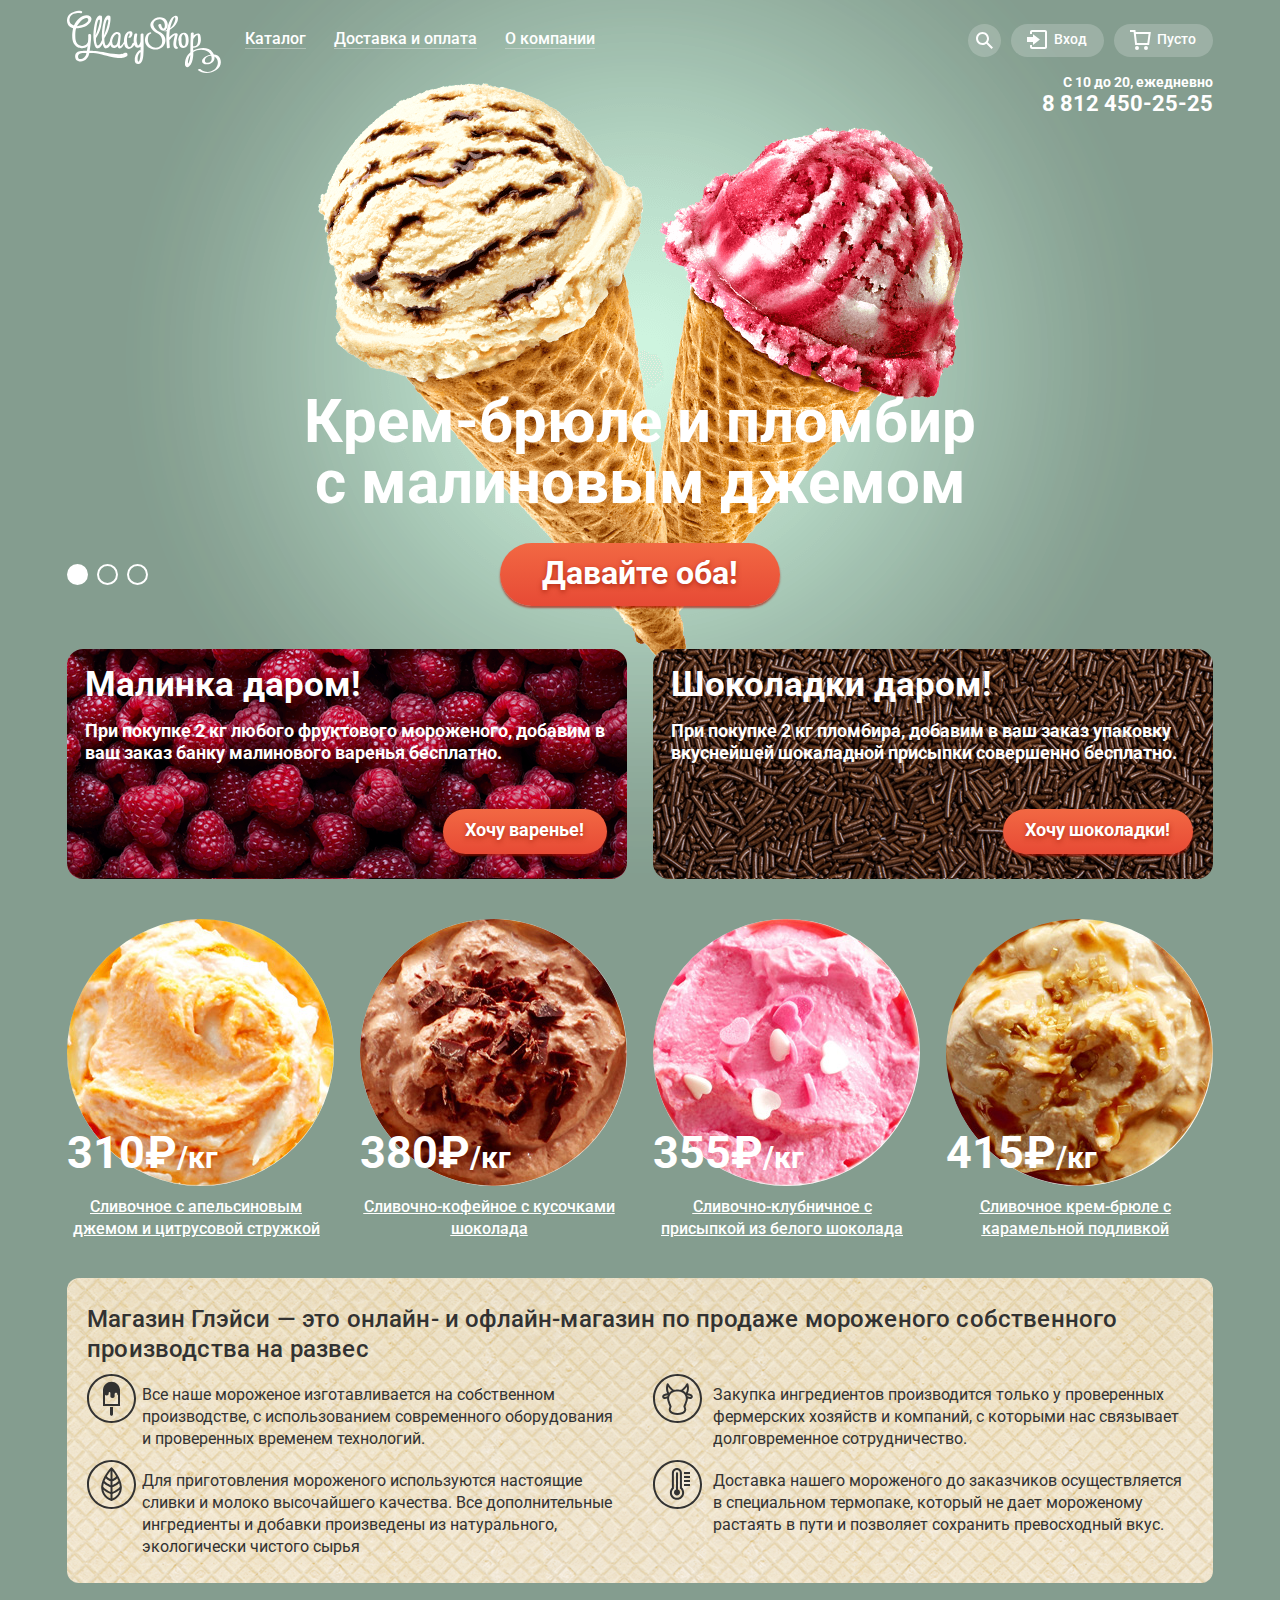
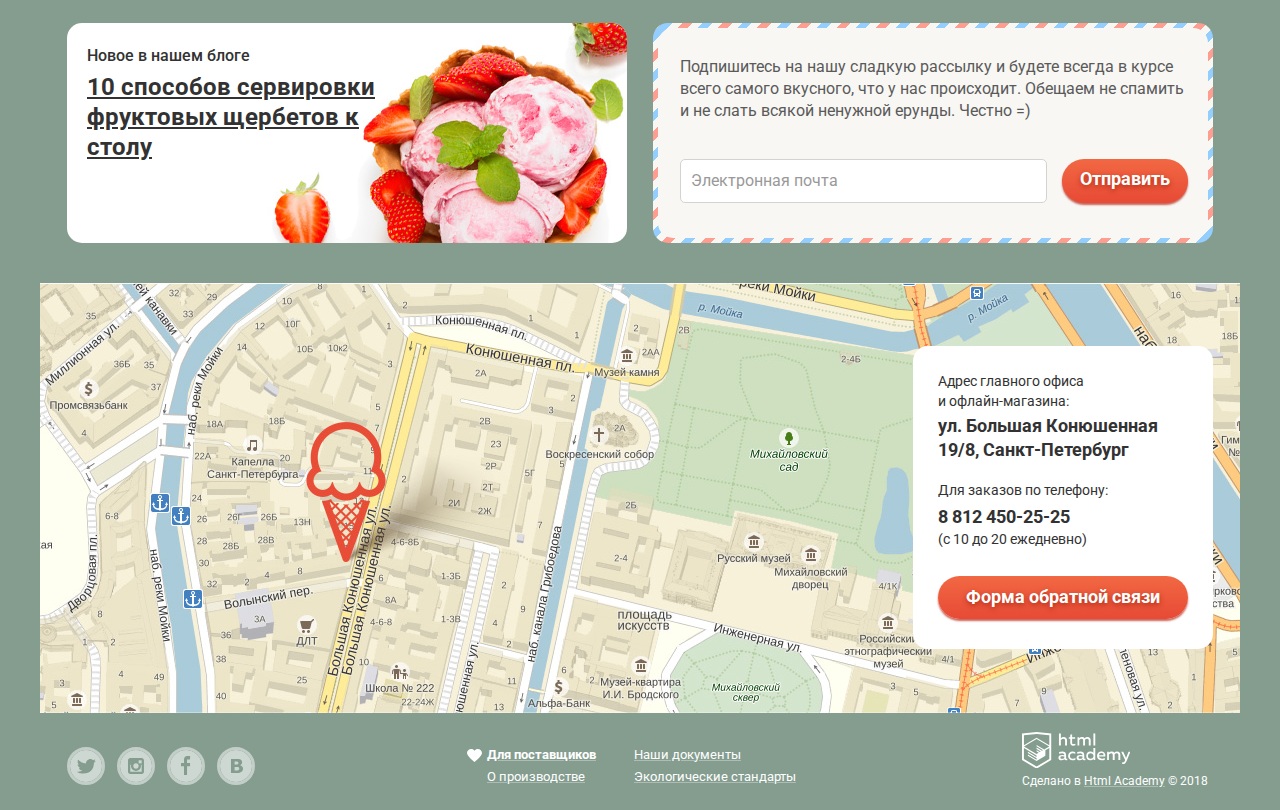
<file: index.html>
<!DOCTYPE html>
<html lang="ru">
  <head>
    <meta charset="utf-8">
    <title>HTML Academy: Глейси</title>
    <link href="https://fonts.googleapis.com/css?family=Roboto:400,500,700&amp;subset=cyrillic" rel="stylesheet"> 
    <link rel="stylesheet" href="css/normalize-minifier.css">
    <link rel="stylesheet" href="css/style-minifier.css">
  </head>
  <body>
    <input class="visually-hidden" type="radio" id="product-1" name="toggle" checked>
    <input class="visually-hidden" type="radio" id="product-2" name="toggle">
    <input class="visually-hidden" type="radio" id="product-3" name="toggle">
    <div class="site-wrapper">
      <header class="main-header container">
        <nav class="main-nav">
          <a class="logo"><img src="img/logo.svg" width="154" height="64" alt="Gllacy Shop"></a>
          <ul class="site-nav">
            <li class="box-sub-catalog"><a href="#">Каталог</a>
              <ul class="sub-catalog">
                <li><a href="#">Новинки</a></li>
                <li><a href="catalog.html">Сливочное</a></li>
                <li><a href="#">Щербеты</a></li>
                <li><a href="#">Фрутковый лёд</a></li>
                <li><a href="#">Мелорин</a></li>
              </ul>
            </li>
            <li><a href="#">Доставка и оплата</a></li>
            <li><a href="#">О компании</a></li>
          </ul>
        </nav>
        <nav class="user-nav">  
          <ul>
            <li class="search">
              <a class="visually-hidden" href="#">Поиск</a>
              <svg xmlns="http://www.w3.org/2000/svg" width="17" height="17" viewBox="0 0 17 17" >
                <path fill="#FFFFFF" d="M16.958,15.527L11.75,10.32C12.533,9.247,13,7.93,13,6.5C13,2.91,10.09,0,6.5,0S0,2.91,0,6.5
                S2.91,13,6.5,13c1.438,0,2.763-0.473,3.839-1.263l5.205,5.204L16.958,15.527z M6.5,11C4.019,11,2,8.981,2,6.5S4.019,2,6.5,2
                S11,4.019,11,6.5S8.981,11,6.5,11z"/>
              </svg>
              <form class="search-form" action="https://echo.htmlacademy.ru" method="post">
                <label class="visually-hidden" for="search">Поле ввода для поиска</label>
                <input id="search" name="search" type="search" placeholder="Что ищем?" required>
                <button class="visually-hidden" type="submit">Искать</button>
              </form>
            </li>
            <li class="log-in">
              <svg version="1.1" id="Layer_1" xmlns="http://www.w3.org/2000/svg" width="21" height="19" viewBox="0 0 21 19" enable-background="new 0 0 21 19" xml:space="preserve">
                <g>
                  <polygon fill="#FFFFFF" points="6,14.875 12.917,9.5 6,4.125 6,7.042 -0.042,7.042 -0.042,11.959 6,11.959   "/>
                  <path fill="#FFFFFF" d="M18,0H5C3.9,0,3,0.9,3,2v2h2V2h13v15H5v-2H3v2c0,1.1,0.9,2,2,2h13c1.1,0,2-0.9,2-2V2C20,0.9,19.1,0,18,0z"
                    />
                </g>
              </svg>
              <a href="#">Вход</a>
              <form class="log-in-form" action="https://echo.htmlacademy.ru" method="post">
                <label class="visually-hidden" for="user-email">Поле ввода email</label>
                <input id="user-email" name="user-email" type="email" placeholder="Электронная почта" required>
                <label class="visually-hidden"  for="user-password">Поле ввода пароля</label>
                <input id="user-password" name="password" type="password" placeholder="Пароль" required>
                <button class="button" type="submit">Войти</button>
                <div class="log-in-form-reference">
                <a href="#">Забыли пароль?</a>
                <a href="#">Новая регистрация</a>
                </div>
              </form>
            </li>
            <li class="basket">
              <svg version="1.1" xmlns="http://www.w3.org/2000/svg" width="21" height="20" viewBox="0 0 21 20" enable-background="new 0 0 21 20" xml:space="preserve">
                <g> 
                  <path fill="#FFFFFF" d="M5.657,2.031L5.422,0H0v2h3.64l1.5,13h13.988l1.699-12.969H5.657z M17.372,13H6.922L5.888,4.031h12.66
                    L17.372,13z"/>
                  <circle fill="#FFFFFF" cx="6.984" cy="18" r="2"/>
                  <circle fill="#FFFFFF" cx="15.984" cy="18" r="2"/>
                </g>
              </svg>
              <a href="#">Пусто</a>
            </li>
          </ul>
        </nav>
        <p class="header-contacts">
            <b>C 10 до 20, ежедневно</b>
            <a href="tel:88124502525">8 812 450-25-25</a>
        </p>  
      </header>
      <main>
        <h1 class="visually-hidden">Магазин мороженого Gllacy Shop</h1>
        <section class="promo-slider container">
          <ul class="slider-list">
            <li class="slide-item slide" id="slide1">
              <h2>Крем-брюле и пломбир с малиновым джемом</h2>
              <a class="button" href="#">Давайте оба!</a>
            </li>
            <li class="slide-item slide" id="slide2">
              <h2>Шоколадный пломбир и лимонный сорбет</h2>
              <a class="button" href="#">Давайте оба!</a>
            </li>
            <li class="slide-item slide" id="slide3">
              <h2>Пломбир с помадкой и клубничный щербет</h2>
              <a class="button" href="#">Давайте оба!</a>
            </li>
          </ul>
          <div class="slider-controls">
            <label for="product-1" tabindex="0">Первый</label>
            <label for="product-2" tabindex="0">Второй</label>
            <label for="product-3" tabindex="0">Третий</label>
          </div>
        </section>
        <div class="promo-stocks-wrapper container">
          <section class="stock raspberries">
            <h2 class="visually-hidden">Акция - Малинка даром</h2>
            <b>Малинка даром!</b>
            <p>При покупке 2 кг любого фруктового мороженого, добавим в ваш заказ банку малинового варенья бесплатно.</p>
            <a class="button" href="#">Хочу варенье!</a>
          </section>
          <section class="stock chocolate">
            <h2 class="visually-hidden">Акция - Шоколадки даром</h2>
            <b>Шоколадки даром!</b>
            <p>При покупке 2 кг пломбира, добавим в ваш заказ упаковку вкуснейшей шокaладной присыпки совершенно бесплатно.</p>
            <a class="button" href="#">Хочу шоколадки!</a>
          </section>
        </div>
        <section class="hits container">
          <h2 class="visually-hidden">Хиты продаж</h2>
          <ul class="hits-list">
            <li class="hit-item">
              <h3>
                 <a href="#">Сливочное с апельсиновым джемом и цитрусовой стружкой</a>
              </h3>
              <img src="img/item-1.jpg" alt="Сливочное с апельсиновым джемом и цитрусовой стружкой." width="267" height="267">
              <b>310&#8381;<span>&#47;кг</span></b>
              <a class="button" href="#">Быстрый просмотр</a>
            </li>
            <li class="hit-item">
              <h3>
                <a href="#">Сливочно-кофейное с кусочками шоколада</a>
              </h3>
              <img src="img/item-2.jpg" alt="Сливочно-кофейное с кусочками шоколада" width="267" height="267">
              <b>380&#8381;<span>&#47;кг</span></b>
              <a class="button" href="#">Быстрый просмотр</a>
              </li>
            <li class="hit-item">
              <h3>
                 <a href="#">Сливочно-клубничное с присыпкой из белого шоколада</a>
              </h3>
              <img src="img/item-3.jpg" alt="Сливочно-клубничное с присыпкой из белого шоколада" width="267" height="267">
              <b>355&#8381;<span>&#47;кг</span></b>
              <a class="button" href="#">Быстрый просмотр</a>
            </li>
            <li class="hit-item">
              <h3>
                 <a href="#">Сливочное крем-брюле с карамельной подливкой</a>
              </h3>
              <img src="img/item-4.jpg" alt="Сливочное крем-брюле с карамельной подливкой" width="267" height="267">
              <b>415&#8381;<span>&#47;кг</span></b>
              <a class="button" href="#">Быстрый просмотр</a>
            </li>
          </ul>
        </section>
        <div class="container"> 
          <section class="features">
            <h2 class="visually-hidden">Преимущества</h2>
            <p>Магазин Глэйси — это онлайн- и офлайн-магазин по продаже мороженого собственного производства на развес</p>
            <ul>
              <li class="ice-cream-icon">Все наше мороженое изготавливается на собственном производстве, с использованием современного оборудования и проверенных временем технологий.</li>
              <li class="cow-icon">Закупка ингредиентов  производится только у проверенных фермерских хозяйств и компаний, с которыми нас связывает долговременное сотрудничество.</li>
              <li class="leaf-icon">Для приготовления мороженого используются настоящие сливки и молоко высочайшего качества. Все дополнительные ингредиенты и добавки  произведены из натурального, экологически чистого сырья</li>
              <li class="thermometer-icon">Доставка нашего мороженого до заказчиков осуществляется в специальном термопаке, который не дает мороженому растаять в пути и позволяет сохранить превосходный вкус.</li>
            </ul>
          </section>
        </div>
        <div class="index-column"> 
          <article class="blog">
            <h2>Новое в нашем блоге</h2> 
            <a href="#">10 способов сервировки фруктовых щербетов к столу</a>
          </article>
          <section class="subscription">
            <h2 class="visually-hidden">Оформление подписки</h2>
            <div class="subscription-form-wrapper">
              <p>Подпишитесь на нашу сладкую рассылку и будете всегда в курсе всего самого вкусного, что у нас происходит. Обещаем не спамить и не слать всякой ненужной ерунды. Честно =)</p>
              <form class="subscription-form" action="https://echo.htmlacademy.ru" method="post">
                <label class="visually-hidden" for="email-sub">Поле ввода email для подписки</label>
                <input id="email-sub" name="email" type="email" placeholder="Электронная почта" required>
                <button class="button" type="submit">Отправить</button>
              </form>
            </div>
          </section>
        </div> 
        <section class="contacts container">
          <h2 class="visually-hidden">Контакты</h2>
          <iframe src="https://www.google.com/maps/embed?pb=!1m18!1m12!1m3!1d1998.547830754205!2d30.324313906225473!3d59.93964492627821!2m3!1f0!2f0!3f0!3m2!1i1024!2i768!4f13.1!3m3!1m2!1s0x4696310fca5ba729%3A0xea9c53d4493c879f!2z0JHQvtC70YzRiNCw0Y8g0JrQvtC90Y7RiNC10L3QvdCw0Y8g0YPQuy4sIDE5LCDQodCw0L3QutGCLdCf0LXRgtC10YDQsdGD0YDQsywgMTkxMTg2!5e0!3m2!1sru!2sru!4v1545060431217" width="1200" height="430" style="border:0" allowfullscreen></iframe>
          <img src="img/map-with-pin.jpg" width="1200" height="430" alt="Карта, на которой отмечен магазин">
          <section class="main-contacts">
            <h2 class="visually-hidden">Адрес и телефон магазина</h2>
            <p>
              <span class="address-preview">Адрес главного офиса и офлайн-магазина:</span>
              <span class="address">ул. Большая Конюшенная 19/8, Санкт-Петербург</span>
            </p>
            <p>
              <span>Для заказов по телефону:</span>
              <a class="main-tel" href="88124502525">8 812 450-25-25</a>
              <span>(с 10 до 20 ежедневно)</span>
            </p>
            <a class="button btn-feedback-open" href="feedback.html">Форма обратной связи</a>
          </section>
        </section>
      </main>
      <footer class="main-footer container">
        <ul class="footer-social">
          <li>
            <a class="social-button" href="#">
              <span class="visually-hidden">Твиттер</span>
              <svg version="1.1" width="32" height="32" viewBox="0 0 32 32" enable-background="new 0 0 32 32" xml:space="preserve">
                <g>
                </g>
                <g>
                  <path fill="#FFFFFF" d="M16,0C7.164,0,0,7.164,0,16c0,8.837,7.164,16,16,16c8.837,0,16-7.163,16-16C32,7.164,24.837,0,16,0z
                     M23.944,12.809c-0.251,6.516-3.463,10.832-10.992,10.702c-0.14,0-0.205,0-0.233,0c-0.015,0-0.021,0-0.021,0
                    c-0.029,0-0.094,0-0.232,0c-0.447,0-4.543-0.443-5.344-1.823c2.479,0.19,4.247-0.406,5.12-1.136
                    c-1.048-0.289-2.923-0.461-3.251-2.848c0.384,0.104,0.618,0.221,1.299,0.113c-1.307-0.824-2.758-1.519-2.679-3.643
                    c0.311,0.317,1.164,0.518,1.46,0.457c-0.768-0.233-2.149-3.244-0.974-4.781c1.984,1.79,4.075,3.482,7.804,3.643
                    c0.227-2.214,1.24-3.699,3.168-4.325c1.84-0.479,3.255,0.26,3.901,1.138c0.737-0.224,1.453-0.466,2.193-0.685
                    c-0.004,0.833-0.569,1.463-0.935,1.709c0.747,0.165,1.423-0.475,1.423-0.475C25.467,11.818,24.557,12.58,23.944,12.809z"/>
                </g>
              </svg>
            </a>
          </li>
          <li>
            <a class="social-button" href="#">
              <span class="visually-hidden">Инстаграм</span>
              <svg version="1.1" width="32" height="32" viewBox="0 0 32 32" enable-background="new 0 0 32 32" xml:space="preserve">
                <g>
                  <path fill="#FFFFFF" d="M20.916,16c0,2.728-2.211,4.938-4.938,4.938S11.039,18.728,11.039,16c0-0.394,0.051-0.773,0.138-1.14
                    h-0.897v6.838h11.396V14.86h-0.897C20.865,15.227,20.916,15.606,20.916,16z"/>
                  <path fill="#FFFFFF" d="M15.978,18.659c1.466,0,2.659-1.193,2.659-2.659s-1.193-2.659-2.659-2.659
                    c-1.466,0-2.659,1.193-2.659,2.659S14.511,18.659,15.978,18.659z"/>
                  <rect x="18.637" y="10.302" fill="#FFFFFF" width="3.039" height="3.039"/>
                  <path fill="#FFFFFF" d="M16,0C7.164,0,0,7.164,0,16c0,8.837,7.164,16,16,16c8.837,0,16-7.163,16-16C32,7.164,24.837,0,16,0z
                     M23.955,21.698c0,1.254-1.025,2.279-2.279,2.279H10.279C9.026,23.978,8,22.952,8,21.698V10.302c0-1.253,1.026-2.279,2.279-2.279
                    h11.396c1.254,0,2.279,1.026,2.279,2.279V21.698z"/>
                </g>
              </svg>
            </a>
          </li>
          <li>
            <a class="social-button" href="#">
              <span class="visually-hidden">Фейсбук</span>
              <svg version="1.1" width="32" height="32" viewBox="0 0 32 32" enable-background="new 0 0 32 32" xml:space="preserve">
                <path fill="#FFFFFF" d="M16,0C7.164,0,0,7.163,0,16s7.164,16,16,16c8.837,0,16-7.164,16-16S24.837,0,16,0z M20.062,9.455h-3.021
                  v3.444h3.021v3.445h-3.021v8.61h-3.021v-8.61H11v-3.445h3.021V9.455c0-1.902,1.353-3.445,3.021-3.445h3.021V9.455z"/>
              </svg>
            </a>
          </li>
          <li>
            <a class="social-button" href="#">
              <span class="visually-hidden">Вконтакте</span>
              <svg version="1.1" xmlns="http://www.w3.org/2000/svg" width="32" height="32" viewBox="0 0 32 32" enable-background="new 0 0 32 32" xml:space="preserve">
                <g>
                  <path fill="#FFFFFF" d="M16.637,14.495c0.402-0.019,0.719-0.082,0.951-0.188c0.326-0.145,0.54-0.33,0.641-0.559
                    c0.101-0.229,0.15-0.496,0.15-0.797c0-0.232-0.058-0.465-0.174-0.697c-0.116-0.232-0.322-0.405-0.617-0.517
                    c-0.264-0.1-0.592-0.155-0.984-0.165c-0.392-0.009-0.943-0.014-1.652-0.014h-0.339v2.965h0.565
                    C15.749,14.523,16.235,14.514,16.637,14.495z"/>
                  <path fill="#FFFFFF" d="M18.118,17.084c-0.282-0.081-0.672-0.125-1.166-0.132c-0.494-0.006-1.012-0.009-1.55-0.009h-0.79v3.493
                    h0.264c1.014,0,1.74-0.003,2.18-0.009c0.438-0.007,0.843-0.088,1.212-0.245c0.377-0.157,0.633-0.364,0.774-0.625
                    s0.214-0.562,0.214-0.9c0-0.446-0.088-0.788-0.261-1.03C18.825,17.386,18.531,17.204,18.118,17.084z"/>
                  <path fill="#FFFFFF" d="M16,0C7.164,0,0,7.164,0,16c0,8.837,7.164,16,16,16c8.837,0,16-7.163,16-16C32,7.164,24.837,0,16,0z
                     M22.602,20.531c-0.273,0.533-0.646,0.976-1.124,1.327c-0.552,0.415-1.161,0.71-1.823,0.886s-1.501,0.264-2.519,0.264h-6.121V8.987
                    h5.443c1.13,0,1.957,0.038,2.48,0.113c0.524,0.076,1.045,0.242,1.561,0.5c0.533,0.27,0.929,0.632,1.189,1.087
                    c0.26,0.455,0.392,0.975,0.392,1.558c0,0.678-0.179,1.278-0.536,1.795c-0.358,0.518-0.863,0.92-1.517,1.208v0.075
                    c0.917,0.182,1.642,0.559,2.179,1.13c0.537,0.571,0.807,1.325,0.807,2.261C23.013,19.392,22.875,19.997,22.602,20.531z"/>
                </g>
              </svg>
            </a>
          </li>
        </ul>
        <ul class="footer-nav">
          <li><a href="#">Для поставщиков</a></li>
          <li><a href="#">Наши документы</a></li>
          <li><a href="#">О производстве</a></li>
          <li><a href="#">Экологические стандарты</a></li>
        </ul>
        <p class="copyright">
          <a href="https://htmlacademy.ru/intensive/htmlcss"><img src="img/logo-academy.svg" alt="Логотип сайта Html Academy" width="108" height="38"></a>
          <span>Сделано в <a href="https://htmlacademy.ru/intensive/htmlcss">Html Academy</a> &#169; 2018</span>
        </p>
      </footer>
      <section class="feedback-popup">
        <h3 class="visually-hidden">Форма обратной связи</h3>
        <b>Мы обязательно вам ответим!</b>
        <form class="feedback-form" action="https://echo.htmlacademy.ru" method="post">
          <p>
            <label class="visually-hidden" for="client-name">Имя</label>
            <input id="client-name" name="name" type="text" placeholder="Как вас зовут?" >
          </p>
          <p>
            <label class="visually-hidden" for="client-email">Почта для ответа</label>
            <input id="client-email" name="email" type="email" placeholder="Ваша почта для ответа?">
          </p>
          <p>
            <label class="visually-hidden" for="arial-message">Поле для ввода ообщения</label>
            <textarea name="message" id="arial-message" placeholder="Напишите что-нибудь..."></textarea>
          </p>
          <button class="button" type="submit">Отправить</button>
        </form>
        <button class="btn-feedback-close" type="button">Закрыть</button>
      </section>
    </div>
    <script src="js/script-minifier.js"></script>
  </body>
</html>
</file>
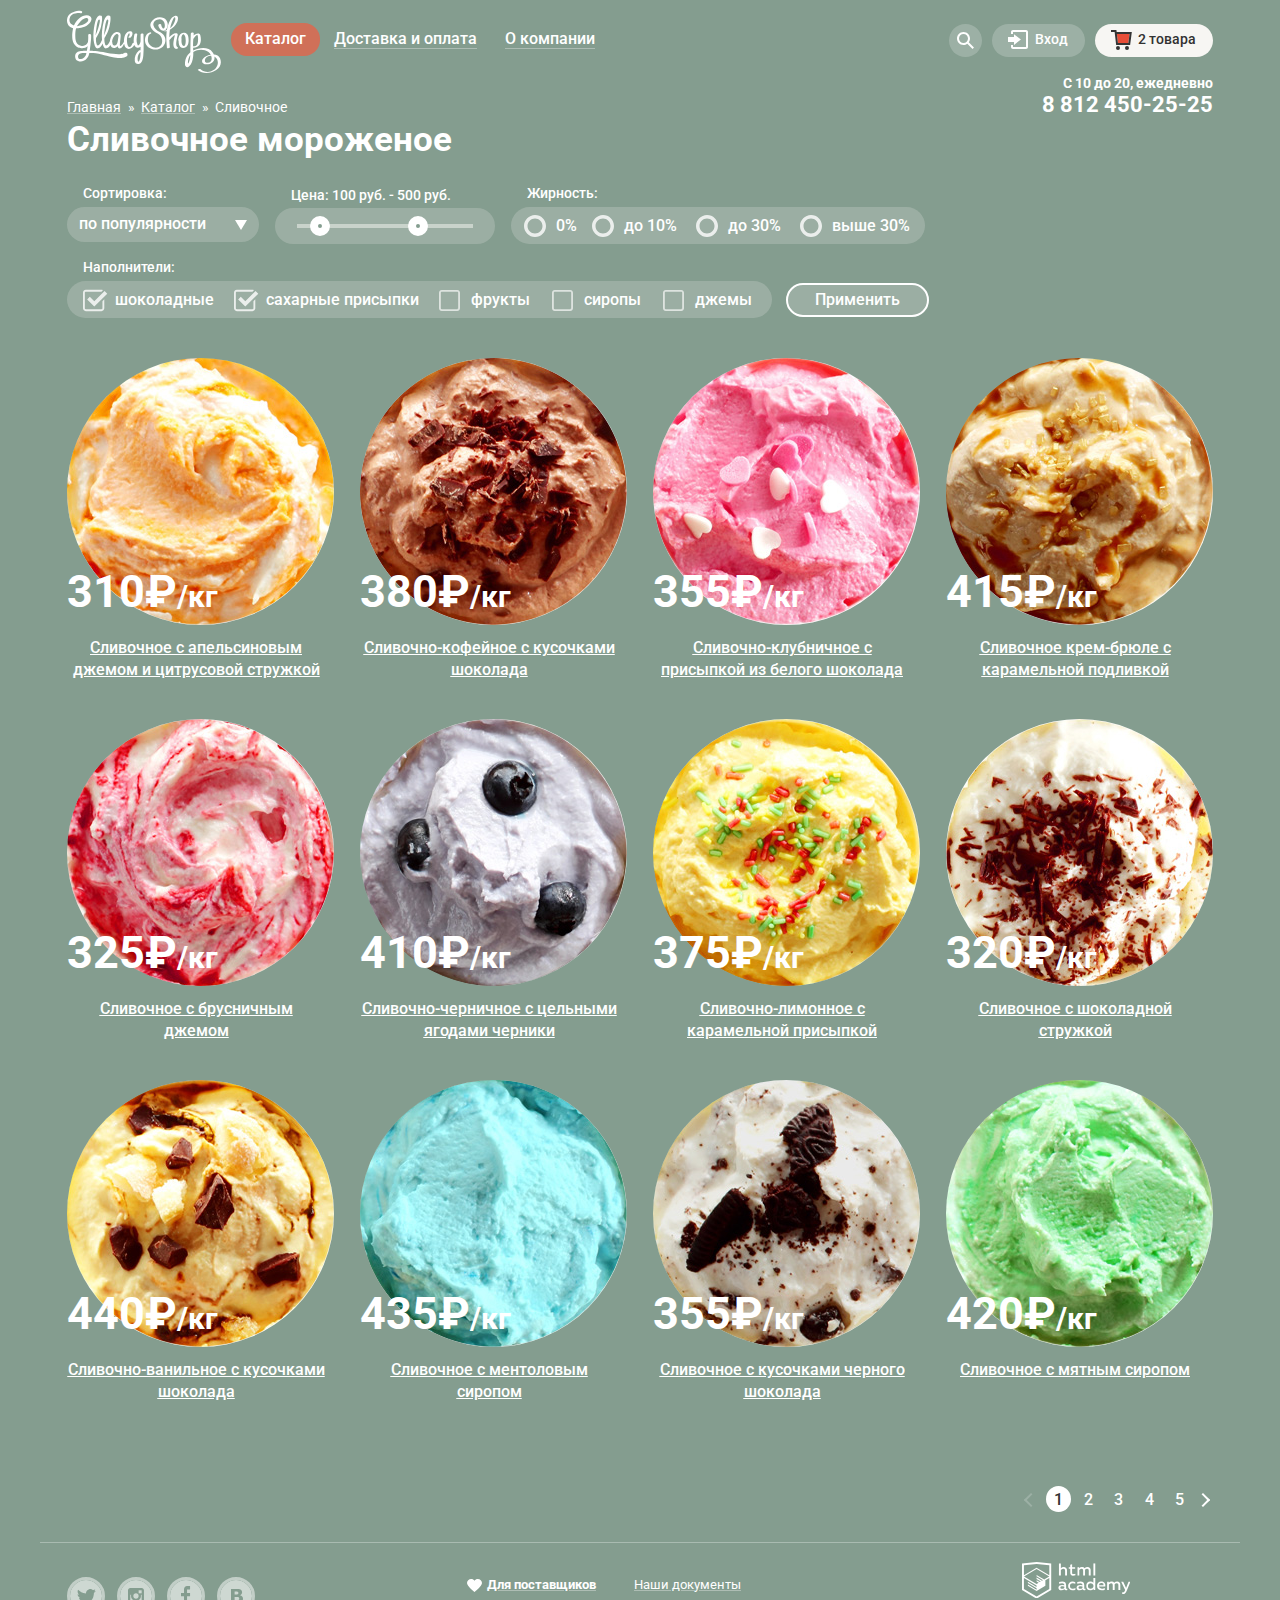
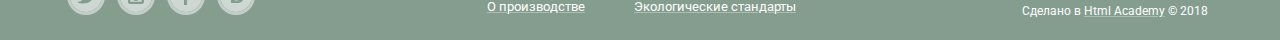
<file: catalog.html>
<!DOCTYPE html>
<html lang="ru">
  <head>
    <meta charset="UTF-8">
    <title>HTML Academy: Глейси-каталог</title>
    <link href="https://fonts.googleapis.com/css?family=Roboto:400,500,700&amp;subset=cyrillic" rel="stylesheet">
    <link rel="stylesheet" href="css/normalize-minifier.css">
    <link rel="stylesheet" href="css/style-minifier.css">
  </head>
  <body class="catalog-page">
    <header class="main-header container">
      <nav class="main-nav">
        <a href="index.html" class="logo"><img src="img/logo.svg" width="154" height="64" alt="Логотип магазина Gllacy Shop"></a>
        <ul class="site-nav">
          <li class="box-sub-catalog site-nav-active"><a href="#">Каталог</a>
            <ul class="sub-catalog">
              <li><a href="#">Новинки</a></li>
              <li class="sub-catalog-active"><a>Сливочное</a></li>
              <li><a href="#">Щербеты</a></li>
              <li><a href="#">Фруктовый лёд</a></li>
              <li><a href="#">Мелорин</a></li>
            </ul>
          </li>
          <li><a href="#">Доставка и оплата</a></li>
          <li><a href="#">О компании</a></li>
        </ul>
      </nav>  
      <nav class="user-nav">
        <ul>
          <li class="search">
            <a class="visually-hidden" href="#">Поиск</a>
            <svg xmlns="http://www.w3.org/2000/svg" width="17" height="17" viewBox="0 0 17 17" >
              <path fill="#FFFFFF" d="M16.958,15.527L11.75,10.32C12.533,9.247,13,7.93,13,6.5C13,2.91,10.09,0,6.5,0S0,2.91,0,6.5
              S2.91,13,6.5,13c1.438,0,2.763-0.473,3.839-1.263l5.205,5.204L16.958,15.527z M6.5,11C4.019,11,2,8.981,2,6.5S4.019,2,6.5,2
              S11,4.019,11,6.5S8.981,11,6.5,11z"/>
            </svg>
            <form class="search-form" action="https://echo.htmlacademy.ru" method="post">
              <label class="visually-hidden" for="search">Поле ввода для поиска</label>
              <input id="search" name="search" type="search" placeholder="Что ищем?">
              <button class="visually-hidden" type="submit">Искать</button>
            </form>
          </li>
          <li class="log-in">
            <svg version="1.1" id="Layer_2" xmlns="http://www.w3.org/2000/svg" width="21" height="19" viewBox="0 0 21 19" enable-background="new 0 0 21 19" xml:space="preserve">
              <g>
                <polygon fill="#FFFFFF" points="6,14.875 12.917,9.5 6,4.125 6,7.042 -0.042,7.042 -0.042,11.959 6,11.959   "/>
                <path fill="#FFFFFF" d="M18,0H5C3.9,0,3,0.9,3,2v2h2V2h13v15H5v-2H3v2c0,1.1,0.9,2,2,2h13c1.1,0,2-0.9,2-2V2C20,0.9,19.1,0,18,0z"
                  />
              </g>
            </svg>
            <a href="#">Вход</a>
            <form class="log-in-form" action="https://echo.htmlacademy.ru" method="post">
              <label class="visually-hidden" for="user-email">Поле ввода email</label>
              <input id="user-email" name="user-email" type="email" placeholder="Электронная почта">
              <label class="visually-hidden"  for="user-password">Поле ввода пароля</label>
              <input id="user-password" name="password" type="password" placeholder="Пароль">
              <button class="button" type="submit">Войти</button>
              <div class="log-in-form-reference">
                <a href="#">Забыли пароль?</a>
                <a href="#">Новая регистрация</a>
              </div> 
            </form>
          </li>
          <li class="basket basket-fill">
            <svg version="1.1" xmlns="http://www.w3.org/2000/svg" width="21" height="20" viewBox="0 0 21 20" enable-background="new 0 0 21 20" xml:space="preserve">
              <polygon fill="#E84D37" points="5.888,4.031 6.922,13 17.372,13 18.548,4.031 "/>
              <circle fill="#343434" cx="6.984" cy="18" r="2"/>
              <circle fill="#343434" cx="15.984" cy="18" r="2"/>
              <path fill="#343434" d="M5.657,2.031L5.422,0H0v2h3.64l1.5,13h13.988l1.699-12.969H5.657z M17.372,13H6.922L5.888,4.031h12.66
                L17.372,13z"/>
            </svg>
            <a href="#">2 товара</a>
            <div class="basket-inner">
              <table>
                <tr>
                  <td>
                    <button class="item-del" type="button">Удалить товар</button>
                  </td>
                  <td>
                    <img src="img/item-1.jpg" alt="Сливочное с апельсиновым джемом и цитрусовой стружкой" width="33" height="33">
                  </td>
                  <td class="table-item-descripton">
                    Пломбир с апельсиновым джемом
                  </td>
                  <td class="table-item-volume">
                    1,5кг * <span>200 руб.</span>
                  </td>
                  <td class="table-item-price">
                    300 руб.
                  </td>
                </tr>
                <tr>
                  <td>
                    <button class="item-del" type="button">Удалить товар</button>
                  </td>
                  <td>
                    <img src="img/item-3.jpg" alt="Сливочно-клубничное с присыпкой из белого шоколада" width="33" height="33">
                  </td>
                  <td class="table-item-descripton">
                    Клубничный пломбир с присыпкой из белого шоколада
                  </td>
                  <td class="table-item-volume">
                    1,5кг * <span>300 руб.</span>
                  </td>
                  <td class="table-item-price">
                    450 руб.
                  </td>
                </tr>
              </table>
              <b>Итого: 750 руб.</b>
              <a class="button" href="#">Оформить заказ</a>
            </div>
          </li>
        </ul>
      </nav>
    </header>
    <main class="container">
      <h1 class="page-title">Сливочное мороженое</h1>
      <div class="breadcrumbs-contact-wrapper">
        <ul class="breadcrumbs">
          <li><a href="index.html">Главная</a></li>
          <li><a href="#">Каталог</a></li>
          <li class="breadcrumbs-current">Сливочное</li>
        </ul>
        <p class="catalog-contacts">
          <b>C 10 до 20, ежедневно</b>
          <a href="tel:88124502525">8 812 450-25-25</a>
        </p>
      </div>    
      <section class="filter">
        <h2 class="visually-hidden">Фильтр товаров</h2>
        <form class="form-filter" method="post" action="https://echo.htmlacademy.ru">
          <fieldset>
            <legend>Сортировка:</legend>
            <select class="sorting" name="sorting" id="filter-sorting">
              <option value="by-popularity">по популярности </option>
              <option value="inexpensive">сначала недорогие</option>
              <option value="expensive">сначала дорогие</option>
              <option value="by-fats">по жирности</option>
            </select>
          </fieldset>
          <fieldset class="block-slider">
            <legend class="visually-hidden">Сортировка по цене</legend>
            <span>Цена: 100 руб. - 500 руб.</span>
            <div class="left-circle" tabindex="1"></div>
            <div class="slider-price"></div>
            <div class="right-circle" tabindex="1"></div>
            </fieldset>   
          <fieldset>
            <legend>Жирность:</legend>
            <ul class="filter-fat">
              <li class="filter-option">
                <input class="visually-hidden filter-input filter-input-radio" type="radio" name="fat-content" value="zero" id="filter-zero">
                <label for="filter-zero">0%</label>
              </li>
              <li class="filter-option">
                <input class="visually-hidden filter-input filter-input-radio" type="radio" name="fat-content" value="ten" id="filter-ten">
                <label for="filter-ten">до 10%</label>
              </li>
              <li class="filter-option">
                <input class="visually-hidden filter-input filter-input-radio" type="radio" name="fat-content" value="thirty" id="filter-thirty">
                <label for="filter-thirty">до 30%</label>
              </li>
              <li class="filter-option">
                <input class="visually-hidden filter-input filter-input-radio" type="radio" name="fat-content" value="more-thirty" id="filter-more-thirty">
                <label for="filter-more-thirty">выше 30%</label>
              </li>
            </ul>
          </fieldset>
          <fieldset>
            <legend>Наполнители:</legend>
            <ul class="filter-inner">
              <li class="filter-option">
                <input class="visually-hidden filter-input filter-input-checkbox" type="checkbox" name="chocolate" id="filter-chocolate" checked>
                <label for="filter-chocolate">шоколадные</label>
              </li>
              <li class="filter-option">
                <input class="visually-hidden filter-input filter-input-checkbox" type="checkbox" name="icing-sugar" id="filter-icing-sugar" checked>
                <label for="filter-icing-sugar">сахарные присыпки</label>
              </li>
              <li class="filter-option">
                <input class="visually-hidden filter-input filter-input-checkbox" type="checkbox" name="fruits" id="filter-fruits">
                <label for="filter-fruits">фрукты</label>
              </li>
              <li class="filter-option">
                <input class="visually-hidden filter-input filter-input-checkbox" type="checkbox" name="sirup" id="filter-sirup">
                <label for="filter-sirup">сиропы</label>
              </li>
              <li class="filter-option">
                <input class="visually-hidden filter-input filter-input-checkbox" type="checkbox" name="jam" id="filter-jam">
                <label for="filter-jam">джемы</label>
              </li>
            </ul>
          </fieldset>
          <button class="btn-submit" type="submit">Применить</button>
        </form>
      </section>
      <section class="catalog">
        <h2 class="visually-hidden">Каталог мороженого</h2>
        <ul class="catalog-list">
          <li class="catalog-item">
            <h3>
               <a href="#">Сливочное с апельсиновым джемом и цитрусовой стружкой</a>
            </h3>
            <img src="img/item-1.jpg" alt="Сливочное с апельсиновым джемом и цитрусовой стружкой." width="267" height="267">
            <b>310&#8381;<span>&#47;кг</span></b>
            <a class="button" href="#">Быстрый просмотр</a>
          </li>
          <li class="catalog-item">
            <h3>
              <a href="#">Сливочно-кофейное с кусочками шоколада</a>
            </h3>
            <img src="img/item-2.jpg" alt="Сливочно-кофейное с кусочками шоколада" width="267" height="267">
            <b>380&#8381;<span>&#47;кг</span></b>
            <a class="button" href="#">Быстрый просмотр</a>
            </li>
          <li class="catalog-item">
            <h3>
               <a href="#">Сливочно-клубничное с присыпкой из белого шоколада</a>
            </h3>
            <img src="img/item-3.jpg" alt="Сливочно-клубничное с присыпкой из белого шоколада" width="267" height="267">
            <b>355&#8381;<span>&#47;кг</span></b>
            <a class="button" href="#">Быстрый просмотр</a>
          </li>
          <li class="catalog-item">
            <h3>
               <a href="#">Сливочное крем-брюле с карамельной подливкой</a>
            </h3>
            <img src="img/item-4.jpg" alt="Сливочное крем-брюле с карамельной подливкой" width="267" height="267">
            <b>415&#8381;<span>&#47;кг</span></b>
            <a class="button" href="#">Быстрый просмотр</a>
          </li>
          <li class="catalog-item">
            <h3>
               <a href="#">Сливочное с брусничным джемом</a>
            </h3>
            <img src="img/item-5.jpg" alt="Сливочное с брусничным джемом" width="267" height="267">
            <b>325&#8381;<span>&#47;кг</span></b>
            <a class="button" href="#">Быстрый просмотр</a>
          </li>
          <li class="catalog-item">
            <h3>
               <a href="#">Сливочно-черничное с цельными ягодами черники</a>
            </h3>
            <img src="img/item-6.jpg" alt="Сливочно-черничное с цельными ягодами черники" width="267" height="267">
            <b>410&#8381;<span>&#47;кг</span></b>
            <a class="button" href="#">Быстрый просмотр</a>
          </li>
          <li class="catalog-item">
            <h3>
               <a href="#">Сливочно-лимонное с карамельной присыпкой</a>
            </h3>
            <img src="img/item-7.jpg" alt="Сливочно-лимонное с карамельной присыпкой" width="267" height="267">
            <b>375&#8381;<span>&#47;кг</span></b>
            <a class="button" href="#">Быстрый просмотр</a>
          </li>
          <li class="catalog-item">
            <h3>
               <a href="#">Сливочное с шоколадной стружкой</a>
            </h3>
            <img src="img/item-8.jpg" alt="Сливочное с шоколадной стружкой" width="267" height="267">
            <b>320&#8381;<span>&#47;кг</span></b>
            <a class="button" href="#">Быстрый просмотр</a>
          </li>
          <li class="catalog-item">
            <h3>
               <a href="#">Сливочно-ванильное с кусочками шоколада</a>
            </h3>
            <img src="img/item-9.jpg" alt="Сливочно-ванильное с кусочками шоколада" width="267" height="267">
            <b>440&#8381;<span>&#47;кг</span></b>
            <a class="button" href="#">Быстрый просмотр</a>
          </li>
          <li class="catalog-item">
            <h3>
               <a href="#">Сливочное с ментоловым сиропом</a>
            </h3>
            <img src="img/item-10.jpg" alt="Сливочное с ментоловым сиропом" width="267" height="267">
            <b>435&#8381;<span>&#47;кг</span></b>
            <a class="button" href="#">Быстрый просмотр</a>
          </li>
          <li class="catalog-item">
            <h3>
               <a href="#">Сливочное с кусочками черного шоколада</a>
            </h3>
            <img src="img/item-11.jpg" alt="Сливочное с кусочками черного шоколада" width="267" height="267">
            <b>355&#8381;<span>&#47;кг</span></b>
            <a class="button" href="#">Быстрый просмотр</a>
          </li>
          <li class="catalog-item">
            <h3>
               <a href="#">Сливочное с мятным сиропом</a>
            </h3>
            <img src="img/item-12.jpg" alt="Сливочное с мятным сиропом" width="267" height="267">
            <b>420&#8381;<span>&#47;кг</span></b>
            <a class="button" href="#">Быстрый просмотр</a>
          </li>
        </ul>
        <ul class="pagination-list">
          <li class="pagination-left pagination-disabled"><a></a></li>
          <li class="pagination-item pagination-item-current"><a>1</a></li>
          <li class="pagination-item"><a href="#">2</a></li>
          <li class="pagination-item"><a href="#">3</a></li>
          <li class="pagination-item"><a href="#">4</a></li>
          <li class="pagination-item"><a href="#">5</a></li>
          <li class="pagination-right"><a href="#"></a></li>
        </ul>
      </section>
    </main>
    <footer class="main-footer container">
      <ul class="footer-social">
        <li>
          <a class="social-button" href="#">
            <span class="visually-hidden">Твиттер</span>
            <svg version="1.1" width="32" height="32" viewBox="0 0 32 32" enable-background="new 0 0 32 32" xml:space="preserve">
              <g>
              </g>
              <g>
                <path fill="#FFFFFF" d="M16,0C7.164,0,0,7.164,0,16c0,8.837,7.164,16,16,16c8.837,0,16-7.163,16-16C32,7.164,24.837,0,16,0z
                   M23.944,12.809c-0.251,6.516-3.463,10.832-10.992,10.702c-0.14,0-0.205,0-0.233,0c-0.015,0-0.021,0-0.021,0
                  c-0.029,0-0.094,0-0.232,0c-0.447,0-4.543-0.443-5.344-1.823c2.479,0.19,4.247-0.406,5.12-1.136
                  c-1.048-0.289-2.923-0.461-3.251-2.848c0.384,0.104,0.618,0.221,1.299,0.113c-1.307-0.824-2.758-1.519-2.679-3.643
                  c0.311,0.317,1.164,0.518,1.46,0.457c-0.768-0.233-2.149-3.244-0.974-4.781c1.984,1.79,4.075,3.482,7.804,3.643
                  c0.227-2.214,1.24-3.699,3.168-4.325c1.84-0.479,3.255,0.26,3.901,1.138c0.737-0.224,1.453-0.466,2.193-0.685
                  c-0.004,0.833-0.569,1.463-0.935,1.709c0.747,0.165,1.423-0.475,1.423-0.475C25.467,11.818,24.557,12.58,23.944,12.809z"/>
              </g>
            </svg>
          </a>
        </li>
        <li>
          <a class="social-button" href="#">
            <span class="visually-hidden">Инстаграм</span>
            <svg version="1.1" width="32" height="32" viewBox="0 0 32 32" enable-background="new 0 0 32 32" xml:space="preserve">
              <g>
                <path fill="#FFFFFF" d="M20.916,16c0,2.728-2.211,4.938-4.938,4.938S11.039,18.728,11.039,16c0-0.394,0.051-0.773,0.138-1.14
                  h-0.897v6.838h11.396V14.86h-0.897C20.865,15.227,20.916,15.606,20.916,16z"/>
                <path fill="#FFFFFF" d="M15.978,18.659c1.466,0,2.659-1.193,2.659-2.659s-1.193-2.659-2.659-2.659
                  c-1.466,0-2.659,1.193-2.659,2.659S14.511,18.659,15.978,18.659z"/>
                <rect x="18.637" y="10.302" fill="#FFFFFF" width="3.039" height="3.039"/>
                <path fill="#FFFFFF" d="M16,0C7.164,0,0,7.164,0,16c0,8.837,7.164,16,16,16c8.837,0,16-7.163,16-16C32,7.164,24.837,0,16,0z
                   M23.955,21.698c0,1.254-1.025,2.279-2.279,2.279H10.279C9.026,23.978,8,22.952,8,21.698V10.302c0-1.253,1.026-2.279,2.279-2.279
                  h11.396c1.254,0,2.279,1.026,2.279,2.279V21.698z"/>
              </g>
            </svg>
          </a>
        </li>
        <li>
          <a class="social-button" href="#">
            <span class="visually-hidden">Фейсбук</span>
            <svg version="1.1" width="32" height="32" viewBox="0 0 32 32" enable-background="new 0 0 32 32" xml:space="preserve">
              <path fill="#FFFFFF" d="M16,0C7.164,0,0,7.163,0,16s7.164,16,16,16c8.837,0,16-7.164,16-16S24.837,0,16,0z M20.062,9.455h-3.021
                v3.444h3.021v3.445h-3.021v8.61h-3.021v-8.61H11v-3.445h3.021V9.455c0-1.902,1.353-3.445,3.021-3.445h3.021V9.455z"/>
            </svg>
          </a>
        </li>
        <li>
          <a class="social-button" href="#">
            <span class="visually-hidden">Вконтакте</span>
            <svg version="1.1" xmlns="http://www.w3.org/2000/svg" width="32" height="32" viewBox="0 0 32 32" enable-background="new 0 0 32 32" xml:space="preserve">
              <g>
                <path fill="#FFFFFF" d="M16.637,14.495c0.402-0.019,0.719-0.082,0.951-0.188c0.326-0.145,0.54-0.33,0.641-0.559
                  c0.101-0.229,0.15-0.496,0.15-0.797c0-0.232-0.058-0.465-0.174-0.697c-0.116-0.232-0.322-0.405-0.617-0.517
                  c-0.264-0.1-0.592-0.155-0.984-0.165c-0.392-0.009-0.943-0.014-1.652-0.014h-0.339v2.965h0.565
                  C15.749,14.523,16.235,14.514,16.637,14.495z"/>
                <path fill="#FFFFFF" d="M18.118,17.084c-0.282-0.081-0.672-0.125-1.166-0.132c-0.494-0.006-1.012-0.009-1.55-0.009h-0.79v3.493
                  h0.264c1.014,0,1.74-0.003,2.18-0.009c0.438-0.007,0.843-0.088,1.212-0.245c0.377-0.157,0.633-0.364,0.774-0.625
                  s0.214-0.562,0.214-0.9c0-0.446-0.088-0.788-0.261-1.03C18.825,17.386,18.531,17.204,18.118,17.084z"/>
                <path fill="#FFFFFF" d="M16,0C7.164,0,0,7.164,0,16c0,8.837,7.164,16,16,16c8.837,0,16-7.163,16-16C32,7.164,24.837,0,16,0z
                   M22.602,20.531c-0.273,0.533-0.646,0.976-1.124,1.327c-0.552,0.415-1.161,0.71-1.823,0.886s-1.501,0.264-2.519,0.264h-6.121V8.987
                  h5.443c1.13,0,1.957,0.038,2.48,0.113c0.524,0.076,1.045,0.242,1.561,0.5c0.533,0.27,0.929,0.632,1.189,1.087
                  c0.26,0.455,0.392,0.975,0.392,1.558c0,0.678-0.179,1.278-0.536,1.795c-0.358,0.518-0.863,0.92-1.517,1.208v0.075
                  c0.917,0.182,1.642,0.559,2.179,1.13c0.537,0.571,0.807,1.325,0.807,2.261C23.013,19.392,22.875,19.997,22.602,20.531z"/>
              </g>
            </svg>
          </a>
        </li>
      </ul>
      <ul class="footer-nav">
        <li><a href="#">Для поставщиков</a></li>
        <li><a href="#">Наши документы</a></li>
        <li><a href="#">О производстве</a></li>
        <li><a href="#">Экологические стандарты</a></li>
      </ul>
      <p class="copyright">
        <a href="https://htmlacademy.ru/intensive/htmlcss"><img src="img/logo-academy.svg" alt="Логотип сайта Html Academy" width="108" height="38"></a>
        <span>Сделано в <a href="https://htmlacademy.ru/intensive/htmlcss">Html Academy</a> &#169; 2018</span>
      </p>  
    </footer>   
  </body>
</html>
</file>
<file: css/style-minifier.css>
body{margin:0;padding:0;font-family:"Roboto","Arial",sans-serif;font-size:18px;line-height:22px;font-weight:700;color:#fff;background-color:#849d8f}.container{width:1146px;margin:0 auto;padding:0 27px}img{max-width:100%;height:auto}.visually-hidden{position:absolute;width:1px;height:1px;margin:-1px;border:0;padding:0;white-space:nowrap;-webkit-clip-path:inset(100%);clip-path:inset(100%);clip:rect(0 0 0 0);overflow:hidden}.site-wrapper{min-width:940px;background-color:#849d8f;background-image:url("../img/promo-1.png");background-repeat:no-repeat;background-position: center 0;-webkit-transition:background-image 0.5s ease,background-color 0.5s ease;transition:background-image 0.5s ease,background-color 0.5s ease}.site-wrapper::before,.site-wrapper::after{content:"";visibility:hidden}.site-wrapper::before{background-image:url("../img/promo-2.png")}.site-wrapper::after{background-image:url("../img/promo-3.png")}.main-header{display:-webkit-box;display:-ms-flexbox;display:flex;-webkit-box-pack:justify; -ms-flex-pack:justify; justify-content:space-between;-ms-flex-wrap:wrap; flex-wrap:wrap; position:relative;width:1146px;margin-bottom:273px;padding-top:10px}.catalog-page .main-header{margin-bottom:6px}.main-nav{display:-webkit-box;display:-ms-flexbox;display:flex;margin-right:300px}.main-nav ul,.user-nav ul{margin:0;padding:0;list-style:none}.main-nav >a{margin-right:10px;width:154px;height:64px}.main-nav .site-nav{display:-webkit-box;display:-ms-flexbox;display:flex;-webkit-box-align:center; -ms-flex-align:center; align-items:center;margin-bottom:5px;font-size:16px;line-height:18px;font-weight:500}.site-nav >li{padding:7px 14px 8px 14px;border-radius:16px}.main-nav a,.user-nav a{color:#fff}.site-nav a{text-decoration:none;border-bottom:1px solid rgba(233,233,233,0.4)}.site-nav >li:hover,.user-nav >li:hover{background-color:#f7f6f3}.site-nav >li:hover >a,.user-nav >li:hover >a{color:#323232;border-bottom:none}.site-nav >li:active{-webkit-box-shadow:inset 0px 2px 1px 0px #696969; box-shadow:inset 0px 2px 1px 0px #696969;background-color:#ededed}.box-sub-catalog{position:relative}.box-sub-catalog:hover .sub-catalog{visibility:visible}.sub-catalog{visibility:hidden;-webkit-box-orient:vertical;-webkit-box-direction:normal; -ms-flex-direction:column; flex-direction:column;-ms-flex-line-pack:stretch; align-content:stretch;position:absolute;left:-6px;top:37px;z-index:5;border-radius:5px;overflow:hidden;-webkit-transition:visibility 0.1s;transition:visibility 0.1s;font-size:14px;line-height:16px;font-weight:400;background-color:#f8f7f4;-webkit-box-shadow:0px 20px 20px 0px rgba(0,0,0,0.4); box-shadow:0px 20px 20px 0px rgba(0,0,0,0.4)}.sub-catalog li{-ms-flex-negative:0; flex-shrink:0;margin-bottom:3px;padding:6px 20px 6px 20px;white-space:nowrap}.sub-catalog li:first-of-type{position:relative;margin-top:3px;margin-bottom:10px;font-weight:700}.sub-catalog li:first-of-type::before{content:"";position:absolute;bottom:-8px;left:5px;z-index:1;width:128px;height:1px;background-color:#d1d0ce}.sub-catalog li:last-of-type{margin-bottom:8px}.sub-catalog a{border-bottom:none;color:#323232}.sub-catalog li:hover:not(.sub-catalog-active){background-color:#fbded7}.sub-catalog li:active:not(.sub-catalog-active){background-color:#f6b5a5}.site-nav .sub-catalog-active{background-color:#d07058}.site-nav .sub-catalog-active a{color:#fff}.site-nav .site-nav-active{background-color:#d07058}.site-nav-active a{border-bottom:none}.user-nav ul{display:-webkit-box;display:-ms-flexbox;display:flex;padding-top:14px}.user-nav li{display:-webkit-box;display:-ms-flexbox;display:flex;position:relative;margin-left:10px;padding:7px 17px 8px 43px;border-radius:18px;background-color:rgba(255,255,255,0.2)}.user-nav li:hover,.user-nav li:focus{background-color:#f7f8f4}.user-nav li:hover >a,.user-nav li:focus >a{color:#323232}.user-nav input[required]{-webkit-box-shadow:none; box-shadow:none}.user-nav .search{-webkit-box-pack:center; -ms-flex-pack:center; justify-content:center;-webkit-box-align:center; -ms-flex-align:center; align-items:center;width:33px;height:33px;padding:0;border-radius:50%}.search:hover path,.search:focus path{fill:#323232}.search-form{position:absolute;right:-1px;top:37px;z-index:2;padding:20px 16px;border-radius:5px;visibility:hidden;-webkit-transition:visibility 0.1s;transition:visibility 0.1s;text-align:center;vertical-align:middle;background-color:#f8f7f4;-webkit-box-shadow:0px 20px 20px 0px rgba(0,0,0,0.4); box-shadow:0px 20px 20px 0px rgba(0,0,0,0.4)}.search:hover .search-form,.search:focus .search-form{visibility:visible;z-index:3}.search-form input{width:310px;min-height:24px;padding:9px 15px;margin:0 auto;border-radius:5px}.log-in >a,.basket >a{text-decoration:none;font-size:14px;line-height:16px;font-weight:500}.log-in{position:relative}.log-in svg{position:absolute;left:16px;top:6px}.log-in:hover polygon,.log-in:hover path,.log-in:focus polygon,.log-in:focus path{fill:#323232}.log-in:hover .log-in-form,.log-in:focus .log-in-form{visibility:visible;z-index:3}.log-in-form{display:-webkit-box;display:-ms-flexbox;display:flex;-ms-flex-wrap:wrap; flex-wrap:wrap;-webkit-box-pack:justify; -ms-flex-pack:justify; justify-content:space-between;-webkit-box-align:center; -ms-flex-align:center; align-items:center;-ms-flex-line-pack:center; align-content:center;position:absolute;right:-1px;top:36px;z-index:2;visibility:hidden;width:256px;min-height:173px;padding:20px 10px;border-radius:5px;-webkit-transition:visibility 0.1s;transition:visibility 0.1s;text-align:center;vertical-align:middle;background-color:#f8f7f4;-webkit-box-shadow:0px 20px 20px 0px rgba(0,0,0,0.4); box-shadow:0px 20px 20px 0px rgba(0,0,0,0.4)}.log-in-form input{width:210px;min-height:24px;margin:0 auto;margin-bottom:19px;padding:9px 15px;border-radius:5px}.log-in-form button{margin-top:3px;margin-left:8px;padding:12px 24px 10px 24px;border-radius:19px}.log-in-form-reference{display:-webkit-box;display:-ms-flexbox;display:flex;-webkit-box-orient:vertical;-webkit-box-direction:normal; -ms-flex-direction:column; flex-direction:column;-webkit-box-pack:center; -ms-flex-pack:center; justify-content:center;-webkit-box-align:start; -ms-flex-align:start; align-items:flex-start;margin-right:8px}.log-in-form a{font-size:13px;line-height:24px;font-weight:400;color:#323232}.log-in-form a:hover{color:#e84d37}.log-in-form a:active{color:#e84d37}.basket{position:relative}.basket svg{position:absolute;left:16px;top:6px}.basket:hover circle,.basket:hover path,.basket:focus circle,.basket:focus path{fill:#323232}.user-nav input{font-size:14px;line-height:24px;font-weight:700;color:#323232;border:none;border:1px solid #d3d3d2}.user-nav input:hover{padding:8px 14px;border:2px solid #c7c6c5}.user-nav input:focus{padding:8px 14px;border:2px solid #8fbdec}.user-nav input::-webkit-input-placeholder{font-weight:400;color:#999}.user-nav input:-ms-input-placeholder{font-weight:400;color:#999}.user-nav input::placeholder{font-weight:400;color:#999}.button{display:block;text-align:center;color:#fff;vertical-align:top;text-decoration:none;text-shadow:0 2px 5px rgba(160,32,11,0.76);background-image:-webkit-gradient(linear,left top,left bottom,from(#f26843),to(#e74a35));background-image:linear-gradient(to bottom,#f26843 0%,#e74a35 100%);border-radius:50px;-webkit-box-shadow:0 2px 2px rgba(172,16,0,0.64); box-shadow:0 2px 2px rgba(172,16,0,0.64);border:none;cursor:pointer}.button:hover{background:-webkit-gradient(linear,left top,left bottom,from(rgba(242,104,67,0.8)),to(rgba(241,74,53,0.8))),rgb(255,255,255);background:linear-gradient(to bottom,rgba(242,104,67,0.8) 0%,rgba(241,74,53,0.8) 100%),rgb(255,255,255)}.button:focus:active{background-image:-webkit-gradient( linear,left top,right top,from(rgb(242,104,67)),to(rgb(231,74,53)));background-image:linear-gradient( to right,rgb(242,104,67) 0%,rgb(231,74,53) 100%);-webkit-box-shadow:inset 0px 2px 2px 0px rgba(148,39,24,0.004); box-shadow:inset 0px 2px 2px 0px rgba(148,39,24,0.004)}.header-contacts{display:-webkit-box;display:-ms-flexbox;display:flex;-webkit-box-orient:vertical;-webkit-box-direction:normal; -ms-flex-direction:column; flex-direction:column;margin:0;margin-left:auto;margin-top:0;text-align:right}.header-contacts b{font-size:14px;line-height:16px;font-weight:700}.header-contacts a{text-decoration:none;font-size:22px;line-height:28px;font-weight:700;color:#fff}.basket.basket-fill{background-color:#f7f6f3}.basket-fill a{color:#323232}.basket.basket-fill:hover .basket-inner,.basket.basket-fill:focus .basket-inner{visibility:visible;z-index:3}.basket-inner{display:-webkit-box;display:-ms-flexbox;display:flex;-webkit-box-orient:vertical;-webkit-box-direction:normal; -ms-flex-direction:column; flex-direction:column;-webkit-box-pack:center; -ms-flex-pack:center; justify-content:center; position:absolute;right:0;top:37px;z-index:2;width:510px;padding:15px 15px;border-radius:5px;visibility:hidden;-webkit-transition:visibility 0.1s;transition:visibility 0.1s;text-align:center;vertical-align:middle;background-color:#f8f7f4;-webkit-box-shadow:0px 20px 20px 0px rgba(0,0,0,0.4); box-shadow:0px 20px 20px 0px rgba(0,0,0,0.4)}.basket-inner table{-webkit-box-flex:1; -ms-flex-positive:1; flex-grow:1;margin:0;margin-bottom:13px;padding:0;font-size:13px;line-height:16px;font-weight:400;color: #323232;border-bottom:1px solid #cacac7}.basket-inner td{padding:3px 0 15px 5px}.basket-inner td:nth-of-type(3){text-align:left}.item-del{position:relative;width:15px;height:15px;font-size:0;background-color:transparent;border:0;cursor:pointer}.item-del::before,.item-del::after{content:"";position:absolute;top:3px;right:3px;z-index:5;width:15px;height:1px;background-color:#323232}.item-del::before{-webkit-transform:rotate(45deg);transform:rotate(45deg)}.item-del::after{-webkit-transform:rotate(-45deg);transform:rotate(-45deg)}.basket-inner img{width:33px;height:33px;border-radius:50%}.basket-inner span{color:#999}.basket-inner b{-ms-flex-item-align:end; align-self:flex-end;margin-left:auto;margin-bottom:15px;font-size:15px;line-height:18px;font-weight:700;color: #323232}.basket-inner a{-ms-flex-item-align:end; align-self:flex-end;margin-left:auto;padding:10px 13px;font-size:18px;line-height:24px;font-weight:700;color:#fefefe}.table-item-descripton{width:225px}.table-item-volume{width:115px}.table-item-price{width:80px} .promo-slider{position:relative;margin-bottom:43px}.slider-list{margin:0;padding:0;list-style:none}      .slider-list h2{width:680px;margin:0 auto;margin-bottom:30px;font-size:60px;line-height:61px;font-weight:700;text-align:center}.slide .button{width:210px;margin:0 auto;padding:10px 35px 13px 35px;font-size:32px;line-height:40px;font-weight:700;text-decoration:none}.slider-controls label{display:inline-block;width:17px;height:17px;margin-right:9px;vertical-align:top;background-color:transparent;border:2px solid #fff;border-radius:50%;cursor:pointer}#product-1:checked ~ .site-wrapper{background-color:#849d8f;background-image:url("../img/promo-1.png")}#product-2:checked ~ .site-wrapper{background-color:#8996a6;background-image:url("../img/promo-2.png")}#product-3:checked ~ .site-wrapper{background-color:#9d8b84;background-image:url("../img/promo-3.png")}#product-1:checked ~ .site-wrapper #slide1,#product-2:checked ~ .site-wrapper #slide2,#product-3:checked ~ .site-wrapper #slide3{display:block}#product-1:checked ~ .site-wrapper label[for="product-1"],#product-2:checked ~ .site-wrapper label[for="product-2"],#product-3:checked ~ .site-wrapper label[for="product-3"]{background-color:#fff}.slider-controls{position:absolute;bottom:20px;left:27px;z-index:20;font-size:0}.slider-controls label:hover{background-color:#b2c1b7}.slider-controls label:focus{background-color:#b2c1b7}.slide{display:none}.promo-stocks-wrapper{display:-webkit-box;display:-ms-flexbox;display:flex;-webkit-box-pack:justify;    -ms-flex-pack:justify;        justify-content:space-between;margin-bottom:40px}.stock{display:-webkit-box;display:-ms-flexbox;display:flex;-webkit-box-orient:vertical;-webkit-box-direction:normal;    -ms-flex-direction:column;        flex-direction:column;-webkit-box-sizing:border-box;        box-sizing:border-box;width:560px;min-height:230px;padding:15px 20px 25px 18px;border-radius:16px}.stock b{margin:0;margin-bottom:15px;padding:0;font-size:35px;line-height:41px;font-weight:700}.stock p{margin:0;margin-bottom:15px;font-size:18px;line-height:22px;font-weight:700}.stock a{-ms-flex-item-align:end;    align-self:flex-end;margin-top:auto;padding:9px 23px 12px 22px;font-size:18px;line-height:24px;font-weight:700;border-top:1px transparent}.raspberries{background-color:#aa2b48;background-image:url("../img/raspberries-bg.png")}.chocolate{background-color:#442a1e;background-image:url("../img/chocolate-bg.png")}.hits-list{display:-webkit-box;display:-ms-flexbox;display:flex;-webkit-box-pack:justify;    -ms-flex-pack:justify;        justify-content:space-between;-ms-flex-wrap:wrap;    flex-wrap:wrap;margin:0;padding:0;list-style:none}.hit-item{display:-webkit-box;display:-ms-flexbox;display:flex;position:relative;-webkit-box-orient:vertical;-webkit-box-direction:normal;    -ms-flex-direction:column;        flex-direction:column;width:267px;margin-bottom:38px}.hit-item:hover{z-index:20}.hit-item:hover::before{content:"";position:absolute;z-index:1;top:-6px;left:-14px;width:295px;height:calc(100% + 78px);border-radius:5px;background-color:rgba(248,247,244,0.2);-webkit-box-shadow:0px 20px 20px 0px rgba(0,0,0,0.4);        box-shadow:0px 20px 20px 0px rgba(0,0,0,0.4)}.hit-item h3{-webkit-box-ordinal-group:3;    -ms-flex-order:2;        order:2;margin:0;margin-top:10px;width:258px;min-height:44px;z-index:3;font-size:16px;line-height:22px;font-weight:500;text-align:center;text-decoration:underline}.hit-item a{min-height:41.2px;font-size:16px;line-height:22px;font-weight:500;color:#fff}.hit-item a:hover{color:#ffbc9e}.hit-item b{position:absolute;top:211px;left:0;font-size:45px;line-height:45px;font-weight:700}.hit-item span{font-size:30px;line-height:45px;font-weight:700}.hit-item img{-webkit-box-ordinal-group:2;    -ms-flex-order:1;        order:1;border-radius:50%}.hit-item .button{min-height:16px;visibility:hidden;position:absolute;bottom:-56px;left:35px;z-index:3;padding:10px 16px;font-size:18px;line-height:24px;font-weight:700;color:#fff}.hit-item .button:hover{color:#fff}.hit-item:hover .button{visibility:visible}.features{display:-webkit-box;display:-ms-flexbox;display:flex;-webkit-box-orient:vertical;-webkit-box-direction:normal;    -ms-flex-direction:column;        flex-direction:column;width:1106px;min-height:254px;margin-bottom:40px;padding:26px 20px 25px 20px;font-size:16px;line-height:22px;font-weight:400;color:#323232;border-radius:12px;background-color:#ede1c8;background-image:url("../img/waffle-bg.png")}.features p{margin:0;font-size:24px;line-height:30px;font-weight:500;letter-spacing:0.007em}.features ul{display:-webkit-box;display:-ms-flexbox;display:flex;-webkit-box-pack:justify;    -ms-flex-pack:justify;        justify-content:space-between;-ms-flex-wrap:wrap;    flex-wrap:wrap;padding:0;margin:0;list-style:none}.features li{position:relative;width:480px;min-height:66px;padding:20px 0 0 55px;margin:0}.features li:nth-child(n+3){min-height:88px}.features li::before{content:"";position:absolute;left:0px;top:10px;width:49px;height:49px}.features .ice-cream-icon::before{background-image:url(../img/Icecream.svg)}.features .cow-icon::before{left:-5px;background-image:url(../img/cow.svg)}.features .leaf-icon::before{background-image:url(../img/leaf.svg)}.features .thermometer-icon::before{left:-5px;background-image:url(../img/thermometer.svg)}.index-column{display:-webkit-box;display:-ms-flexbox;display:flex;-webkit-box-pack:justify;    -ms-flex-pack:justify;        justify-content:space-between;-ms-flex-line-pack:wrap;    align-content:wrap;width:1146px;margin:0 auto;margin-bottom:40px}.blog{width:290px;min-height:170px;margin-right:26px;padding:22px 250px 27px 20px;border-radius:15px;color:#323232;background-color:#fff;background-image:url("../img/blog-bg.jpg");background-repeat:no-repeat}.blog h2{min-height:22px;margin:0;margin-bottom:5px;padding:0;font-size:16px;line-height:22px;font-weight:500}.blog a{font-size:24px;line-height:30px;font-weight:700;color:#323232}.blog a:hover{color:#e84d37}.blog a:active{color:#e84d37}.subscription{width:550px;padding:5px;font-size:16px;line-height:22px;font-weight:400;color:#5a5a5a;border-radius:15px;background-color:#f8f7f4;background-image:repeating-linear-gradient(135deg,#f8f7f4,#f8f7f4 7px,#94ceff 7px,#94ceff 14px,#f8f7f4 14px,#f8f7f4 21px,#fe9e90 21px,#fe9e90 28px)}.subscription-form-wrapper{min-height:155px;margin:0;padding:28px 20px 27px 22px;border-radius:15px;background-color:#f8f7f4}.subscription-form-wrapper p{min-height:66px;margin:0;padding:0;margin-bottom:37px}.subscription input[required]{-webkit-box-shadow:none; box-shadow:none}.subscription-form{display:-webkit-box;display:-ms-flexbox;display:flex;-webkit-box-pack:justify; -ms-flex-pack:justify; justify-content:space-between}.subscription-form input{width:345px;padding:9px 10px 9px 10px; font-size:14px;line-height:24px;font-weight:700;color:#323232;border:none;border:1px solid #d3d3d2;border-radius:5px}.subscription-form .button{align-self: center;padding:8px 18px 12px 18px;font-size:18px;line-height:24px;font-weight:700}.subscription-form input::-webkit-input-placeholder{font-size:16px;font-weight:400;color:#999}.subscription-form input:-ms-input-placeholder{font-size:16px;font-weight:400;color:#999}.subscription-form input::placeholder{font-size:16px;font-weight:400;color:#999}.subscription-form input:hover{padding:8px 9px;border:2px solid #c7c6c5;outline:none}.subscription-form input:focus{padding:8px 9px;border:2px solid #8fbdec;outline:none}.contacts.container{position:relative;width:1200px;height:430px;padding:0}.main-contacts{display:-webkit-box;display:-ms-flexbox;display:flex;-webkit-box-orient:vertical;-webkit-box-direction:normal; -ms-flex-direction:column; flex-direction:column;-webkit-box-pack:justify; -ms-flex-pack:justify; justify-content:space-between; position:absolute;top:63px;right:27px;z-index:3;width:250px;padding:25px 25px 30px 25px;border-radius:15px;background-color:#fff;color:#323232} .contacts img{position:absolute;top:0;left:0;z-index:1;width:1200px;height:430px}.contacts iframe{position:relative;z-index:2}.main-contacts p{display:-webkit-box;display:-ms-flexbox;display:flex;-webkit-box-orient:vertical;-webkit-box-direction:normal; -ms-flex-direction:column; flex-direction:column;margin:0;margin-bottom:18px;padding:0}.main-contacts p:last-of-type{margin-bottom:27px}.main-contacts span{font-size:14px;line-height:20px;font-weight:400}.main-contacts .address-preview{width:155px;margin-bottom:3px}.main-contacts .address{font-size:18px;line-height:24px;font-weight:700}.main-contacts .main-tel{margin-top:5px;font-size:18px;line-height:24px;font-weight:700;color:#323232;text-decoration:none}.main-contacts .button{padding:10px 25px 11px 25px;text-decoration:none}@-webkit-keyframes shake{0%,100%{-webkit-transform:translate(0px,-50%);transform:translate(0px,-50%)}10%,30%,50%,70%,90%{-webkit-transform:translate(-10px,-50%);transform:translate(-10px,-50%)}20%,40%,60%,80%{-webkit-transform:translate(10px,-50%);transform:translate(10px,-50%)}}@keyframes shake{0%,100%{-webkit-transform:translate(0px,-50%);transform:translate(0px,-50%)}10%,30%,50%,70%,90%{-webkit-transform:translate(-10px,-50%);transform:translate(-10px,-50%)}20%,40%,60%,80%{-webkit-transform:translate(10px,-50%);transform:translate(10px,-50%)}}@-webkit-keyframes openfromright{0%{opacity:0;-webkit-transform:translate(200px,-50%);transform:translate(200px,-50%)}100%{opacity:1;-webkit-transform:translate(0,-50%);transform:translate(0,-50%)}}@keyframes openfromright{0%{opacity:0;-webkit-transform:translate(200px,-50%);transform:translate(200px,-50%)}100%{opacity:1;-webkit-transform:translate(0,-50%);transform:translate(0,-50%)}}.feedback-popup{ display:none;-webkit-box-orient:vertical;-webkit-box-direction:normal; -ms-flex-direction:column; flex-direction:column;position:fixed;top:50%;left:50%;z-index:1000;width:426px;min-height:406px;margin-left:-238px;padding:15px 26px 20px 24px;-webkit-transform:translateY(-50%);transform:translateY(-50%);background-color:#f8f7f4;border-radius:5px}.feedback-popup b{display:inline-block;vertical-align:top;margin-bottom:20px;font-size:24px;line-height:28px;font-weight:500;color:#323232}.feedback-form input{width:238px;min-height:24px;padding:10px 13px 8px 13px;font-size:16px;line-height:24px;font-weight:700;color:#323232;border-radius:5px;outline:none;border:1px solid #d3d3d2}.feedback-form p{margin:0;margin-bottom:20px}.feedback-form p:last-of-type{margin-bottom:25px}.feedback-form input::-webkit-input-placeholder{font-size:16px;line-height:24px;font-weight:400;color:#999}.feedback-form input:-ms-input-placeholder{font-size:16px;line-height:24px;font-weight:400;color:#999}.feedback-form input::-ms-input-placeholder{font-size:16px;line-height:24px;font-weight:400;color:#999}.feedback-form input::placeholder{font-size:16px;line-height:24px;font-weight:400;color:#999}.feedback-form input:hover{padding:9px 12px 7px 12px;border:2px solid #c7c6c5}.feedback-form input:focus{padding:9px 12px 7px 12px;border:2px solid #8fbdec}.feedback-form textarea{width:400px;min-height:133px;padding:9px 13px 11px 13px;font-size:16px;line-height:24px;font-weight:700;color:#323232;border-radius:5px;outline:none;border:1px solid #d3d3d2;resize:none}.feedback-form textarea::-webkit-input-placeholder{font-size:16px;line-height:24px;font-weight:400;color:#999}.feedback-form textarea:-ms-input-placeholder{font-size:16px;line-height:24px;font-weight:400;color:#999}.feedback-form textarea::placeholder{font-size:16px;line-height:24px;font-weight:400;color:#999}.feedback-form textarea:hover{padding:8px 12px 10px 12px;border:2px solid #c7c6c5}.feedback-form textarea:focus{padding:8px 12px 10px 12px;border:2px solid #8fbdec}.feedback-form .button{margin-left:auto;margin-bottom:7px;padding:10px 25px 13px 23px}.btn-feedback-close{position:absolute;top:15px;right:15px;width:45px;height:45px;font-size:0;background-color:transparent;border:0;cursor:pointer}.btn-feedback-close::before,.btn-feedback-close::after{content:"";position:absolute;top:8px;right:-3px;width:23px;height:2px;background-color:#323232}.btn-feedback-close::before{-webkit-transform:rotate(45deg);transform:rotate(45deg)}.btn-feedback-close::after{-webkit-transform:rotate(-45deg);transform:rotate(-45deg)}.feedback-open{display:block;-webkit-animation:openfromright 0.6s;animation:openfromright 0.6s}.input-error{-webkit-animation:shake 0.6s;animation:shake 0.6s}.catalog-page main{border-bottom:1px solid #a9bbb1}.catalog-page main{display:-webkit-box;display:-ms-flexbox;display:flex;-webkit-box-orient:vertical;-webkit-box-direction:normal;    -ms-flex-direction:column;        flex-direction:column}.page-title{-webkit-box-ordinal-group:2;    -ms-flex-order:1;        order:1;margin:0;margin-bottom:25px;padding:0;font-size:35px;line-height:41px;font-weight:700}.breadcrumbs-contact-wrapper{-webkit-box-ordinal-group:1;    -ms-flex-order:0;        order:0;display:-webkit-box;display:-ms-flexbox;display:flex;-webkit-box-pack:justify;    -ms-flex-pack:justify;        justify-content:space-between;margin-top:-5px}.breadcrumbs{-ms-flex-item-align:end;    align-self:flex-end;display:-webkit-box;display:-ms-flexbox;display:flex;margin:0;margin-bottom:4px;padding:0;list-style:none;font-size:14px;line-height:16px;font-weight:400}.breadcrumbs li{margin-right:20px}.breadcrumbs a{position:relative;font-size:14px;line-height:16px;font-weight:400;color:#fff;-webkit-text-decoration-color:#adbdb4;text-decoration-color:#adbdb4}.breadcrumbs a:hover{color:#ffbc9e}.breadcrumbs a:active{color:#ffbc9e}.breadcrumbs li:not(:last-of-type) a::after{content:"»";position:absolute;right:-14px;text-decoration:none}.catalog-contacts{display:-webkit-box;display:-ms-flexbox;display:flex;-webkit-box-orient:vertical;-webkit-box-direction:normal;    -ms-flex-direction:column;        flex-direction:column;margin:0;text-align:right}.catalog-contacts b{font-size:14px;line-height:16px;font-weight:700}.catalog-contacts a{text-decoration:none;font-size:22px;line-height:28px;font-weight:700;color:#fff}.filter{-webkit-box-ordinal-group:3;    -ms-flex-order:2;        order:2;margin-bottom:25px}.filter ul{margin:0;padding:0}.form-filter{display:-webkit-box;display:-ms-flexbox;display:flex;-ms-flex-wrap:wrap;    flex-wrap:wrap}.filter-fat{display:-webkit-box;display:-ms-flexbox;display:flex;-ms-flex-wrap:wrap;    flex-wrap:wrap}.filter-inner{display:-webkit-box;display:-ms-flexbox;display:flex;-ms-flex-wrap:wrap;    flex-wrap:wrap;max-width:860px}.form-filter fieldset{position:relative;margin:0;margin-right:16px;margin-bottom:15px;padding:0;  padding-top:6px;          border:none}.filter-input:hover+label{color:#323232}.filter-input:focus+label{color:#323232}   .form-filter ul{list-style:none}.form-filter legend{padding-left:16px;font-size:14px;line-height:16px;font-weight:500}.form-filter span{font-size:14px;line-height:16px;font-weight:500}.form-filter label{font-size:16px;line-height:18px;font-weight:500}.form-filter .sorting{box-sizing:border-box;min-width:192px;min-height:35px;padding:7px 27px 8px 12px;-moz-appearance:none;-webkit-appearance:none;appearance:none;font-size:16px;line-height:18px;font-weight:500;color:#fff;background-color:rgba(248,247,244,0.2);border:none;border-radius:20px}.form-filter .sorting::-ms-expand{display:none}.form-filter fieldset:first-child:hover .sorting{color:#323232}.form-filter fieldset:first-child:focus .sorting{color:#323232}.form-filter .sorting:active{color:#323232;background-color:#fff}.form-filter option{color:#323232}.form-filter fieldset:first-child::after{content:"";position:absolute;bottom:8px;right:12px;border:6px solid transparent;border-top:10px solid #fff;cursor:pointer}.form-filter fieldset:first-child:hover::after{border-top:10px solid #323232}.form-filter .block-slider{position:relative;width:220px;height:30px;margin-top:auto;border-radius:20px;background-color:rgba(248,247,244,0.2)}.block-slider span{position:absolute;top:-21px;left:16px}.slider-price{position:absolute;top:16px;left:22px;width:176px;height:4px;background-color:rgba(248,247,244,0.5)}.left-circle{content:"";position:absolute;top:8px;left:35px;z-index:1;width:4px;height:4px;background-color:#849d8f;border:8px solid white;border-radius:50%;cursor:pointer}.left-circle:hover{top:7px;left:34px;border:9px solid white}.right-circle{content:"";position:absolute;top:8px;right:67px;z-index:1;width:4px;height:4px;background-color:#849d8f;border:8px solid white;border-radius:50%;cursor:pointer}.right-circle:hover{top:7px;right:66px;border:9px solid white}.form-filter .filter-fat{padding:7px 15px 0 13px;background-color:rgba(248,247,244,0.2);border-radius:20px}.filter-fat .filter-option{position:relative;padding-left:32px;padding-right:15px;margin-bottom:8px}.filter-fat .filter-option:nth-of-type(n+2){padding-right:19px}.filter-fat .filter-option:last-of-type{padding-left:32px;padding-right:0}.filter-fat label::before{content:"";position:absolute;top:1px;left:0px;width:25px;height:25px;background:url(../img/radio-off.svg) no-repeat;opacity:0.8}.filter-fat label:hover::before{opacity:1}.filter-input-radio:checked+label::before{content:"";position:absolute;top:1px;left:0px;width:25px;height:25px;background:url(../img/radio-on.svg) no-repeat;opacity:0.8}.filter-input-radio:checked+label:hover::before{opacity:1}.form-filter .filter-inner{padding:7px 20px 0 14px;background-color:rgba(248,247,244,0.2);border-radius:20px}.filter-inner .filter-option{position:relative;padding:0 18px 0 34px;margin-bottom:8px}.filter-inner .filter-option:nth-of-type(n+3){    padding-right:20px}.filter-inner .filter-option:last-of-type{padding-right:0}.filter-inner label::before{content:"";position:absolute;top:2px;left:2px;width:25px;height:25px;background:url("../img/checkbox-off.svg") no-repeat;opacity:0.8}.filter-inner label:hover::before{   opacity:1}.filter-input-checkbox:checked+label::before{content:"";position:absolute;top:0px;left:2px;width:25px;height:25px;background:url("../img/checkbox-on.svg") no-repeat;opacity:0.8}.filter-input-checkbox:checked+label:hover::before{opacity:1}.form-filter input[disabled]+label{opacity:0.4;color:#fff}.form-filter .btn-submit{-ms-flex-item-align:center; -ms-grid-row-align:center; align-self:center;margin-top:7px;margin-left:-2px;padding:6px 27px;font-size:16px;line-height:18px;font-weight:500;color:#fff;background-color:rgba(248,247,244,0.2);border:2px solid #fff;border-radius:20px}.form-filter .btn-submit:hover{color:#323232;background-color:#fbfcfb}.form-filter .btn-submit:active{color:#323232;background-color:#eaeaea}.catalog{-webkit-box-ordinal-group:4; -ms-flex-order:3; order:3;display:-webkit-box;display:-ms-flexbox;display:flex;-webkit-box-orient:vertical;-webkit-box-direction:normal; -ms-flex-direction:column; flex-direction:column;margin-bottom:30px}.catalog-list{display:-webkit-box;display:-ms-flexbox;display:flex;-ms-flex-wrap:wrap; flex-wrap:wrap;-webkit-box-pack:justify; -ms-flex-pack:justify; justify-content:space-between;margin:0;margin-bottom:45px;padding:0;list-style:none}.catalog-item{display:-webkit-box;display:-ms-flexbox;display:flex;position:relative;-webkit-box-orient:vertical;-webkit-box-direction:normal; -ms-flex-direction:column; flex-direction:column;width:267px;margin-bottom:38px}.catalog-item:hover{z-index:20}.catalog-item:hover::before{content:"";position:absolute;z-index:1;top:-6px;left:-14px;width:295px;height:calc(100% + 78px);border-radius:5px;background-color:rgba(248,247,244,0.2);-webkit-box-shadow:0px 20px 20px 0px rgba(0,0,0,0.4); box-shadow:0px 20px 20px 0px rgba(0,0,0,0.4)}.catalog-item h3{-webkit-box-ordinal-group:3; -ms-flex-order:2; order:2;margin:0;margin-top:12px;width:258px;min-height:44px;z-index:3;font-size:16px;line-height:22px;font-weight:500;text-align:center;text-decoration:underline}.catalog-item a{min-height:41.2px;font-size:16px;line-height:22px;font-weight:500;color:#fff}.catalog-item a:hover{color:#ffbc9e}.catalog-item b{position:absolute;top:211px;left:0;font-size:45px;line-height:45px;font-weight:700}.catalog-item span{font-size:30px;line-height:45px;font-weight:700}.catalog-item img{-webkit-box-ordinal-group:2; -ms-flex-order:1; order:1;border-radius:50%}.catalog-item .button{min-height:16px;visibility:hidden;position:absolute;bottom:-56px;left:35px;z-index:3;padding:10px 16px;font-size:18px;line-height:24px;font-weight:700;color:#fff}.catalog-item .button:hover{color:#fff}.catalog-item:hover .button{visibility:visible}.pagination-list{-ms-flex-item-align:end; align-self:flex-end;display:-webkit-box;display:-ms-flexbox;display:flex;-webkit-box-pack:justify; -ms-flex-pack:justify; justify-content:space-between;min-width:188px;min-height:26px;margin:0;padding:0;list-style:none}.pagination-list li{position:relative;padding:2px 8px 2px 8px;text-align:center;vertical-align:middle;border-radius:50%}.pagination-list a{text-decoration:none;font-size:16px;line-height:18px;font-weight:500;color:#fff}.pagination-list .pagination-item-current{background-color:#fff}.pagination-list .pagination-item-current a{color:#323232}.pagination-list .pagination-item:hover{background-color:rgba(248,247,244,0.2)}.pagination-list .pagination-item:active{background-color:#fff}.pagination-list .pagination-item:active a{color:#323232}.pagination-left a::before{content:"";position:absolute;top:9px;right:5px;width:8px;height:8px;border-top:2px solid #fff;border-left:2px solid #fff;-webkit-transform:rotate(-45deg); transform:rotate(-45deg)}.pagination-right a::before{content:"";position:absolute;top:9px;right:5px;width:8px;height:8px;border-top:2px solid #fff;border-right:2px solid #fff;-webkit-transform:rotate(45deg); transform:rotate(45deg)}.pagination-disabled{opacity:0.2}.main-footer{display:-webkit-box;display:-ms-flexbox;display:flex;-webkit-box-pack:justify;    -ms-flex-pack:justify;        justify-content:space-between;-webkit-box-align:center;    -ms-flex-align:center;        align-items:center;padding-top:19px;margin-bottom:20px}.catalog-page .main-footer{padding-top:19px}.main-footer >ul{list-style:none}.main-footer li{margin-right:12px}.footer-social {-ms-flex-item-align:center;    align-self:center;display:-webkit-box;display:-ms-flexbox;display:flex;text-align:center;margin:0;padding:0;padding-top:15px}.social-button{color:#fff}.social-button svg{border:3px solid #c2cec7;border-radius:50%;fill-opacity:0.6}.social-button svg:hover{fill-opacity:1}.social-button svg:active{fill-opacity:0.8}.footer-nav{display:-webkit-box;display:-ms-flexbox;display:flex;-ms-flex-wrap:wrap;    flex-wrap:wrap;       width:360px;margin:0;padding:0;padding-top:5px;padding-left:5px}.footer-nav li{min-width:115px;padding-left:20px}.footer-nav a{font-size:13px;line-height:18px;font-weight:400;color:#fff;-webkit-text-decoration-color:#adbdb4;text-decoration-color:#adbdb4}.footer-nav a:hover{color:#ffbc9e}.footer-nav a:active{color:#ffbc9e}.footer-nav li:first-of-type a{position:relative;font-weight:700}.footer-nav li:first-of-type a::before{content:"";position:absolute;top:2px;left:-20px;width:15px;height:13px;background-image:url(../img/heart.svg)}.copyright{display:-webkit-box;display:-ms-flexbox;display:flex;-webkit-box-orient:vertical;-webkit-box-direction:normal; -ms-flex-direction:column; flex-direction:column;-webkit-box-pack:justify; -ms-flex-pack:justify; justify-content:space-between;margin:0;margin-right:5px}.copyright span{font-size:12px;line-height:18px;font-weight:400;color:#fff}.copyright >a{height:40px}.copyright a{font-size:12px;line-height:18px;font-weight:400;color:#fff;-webkit-text-decoration-color:#adbdb4;text-decoration-color:#adbdb4}.copyright a:hover{color:#ffbc9e}.copyright a:active{color:#ffbc9e}
</file>
